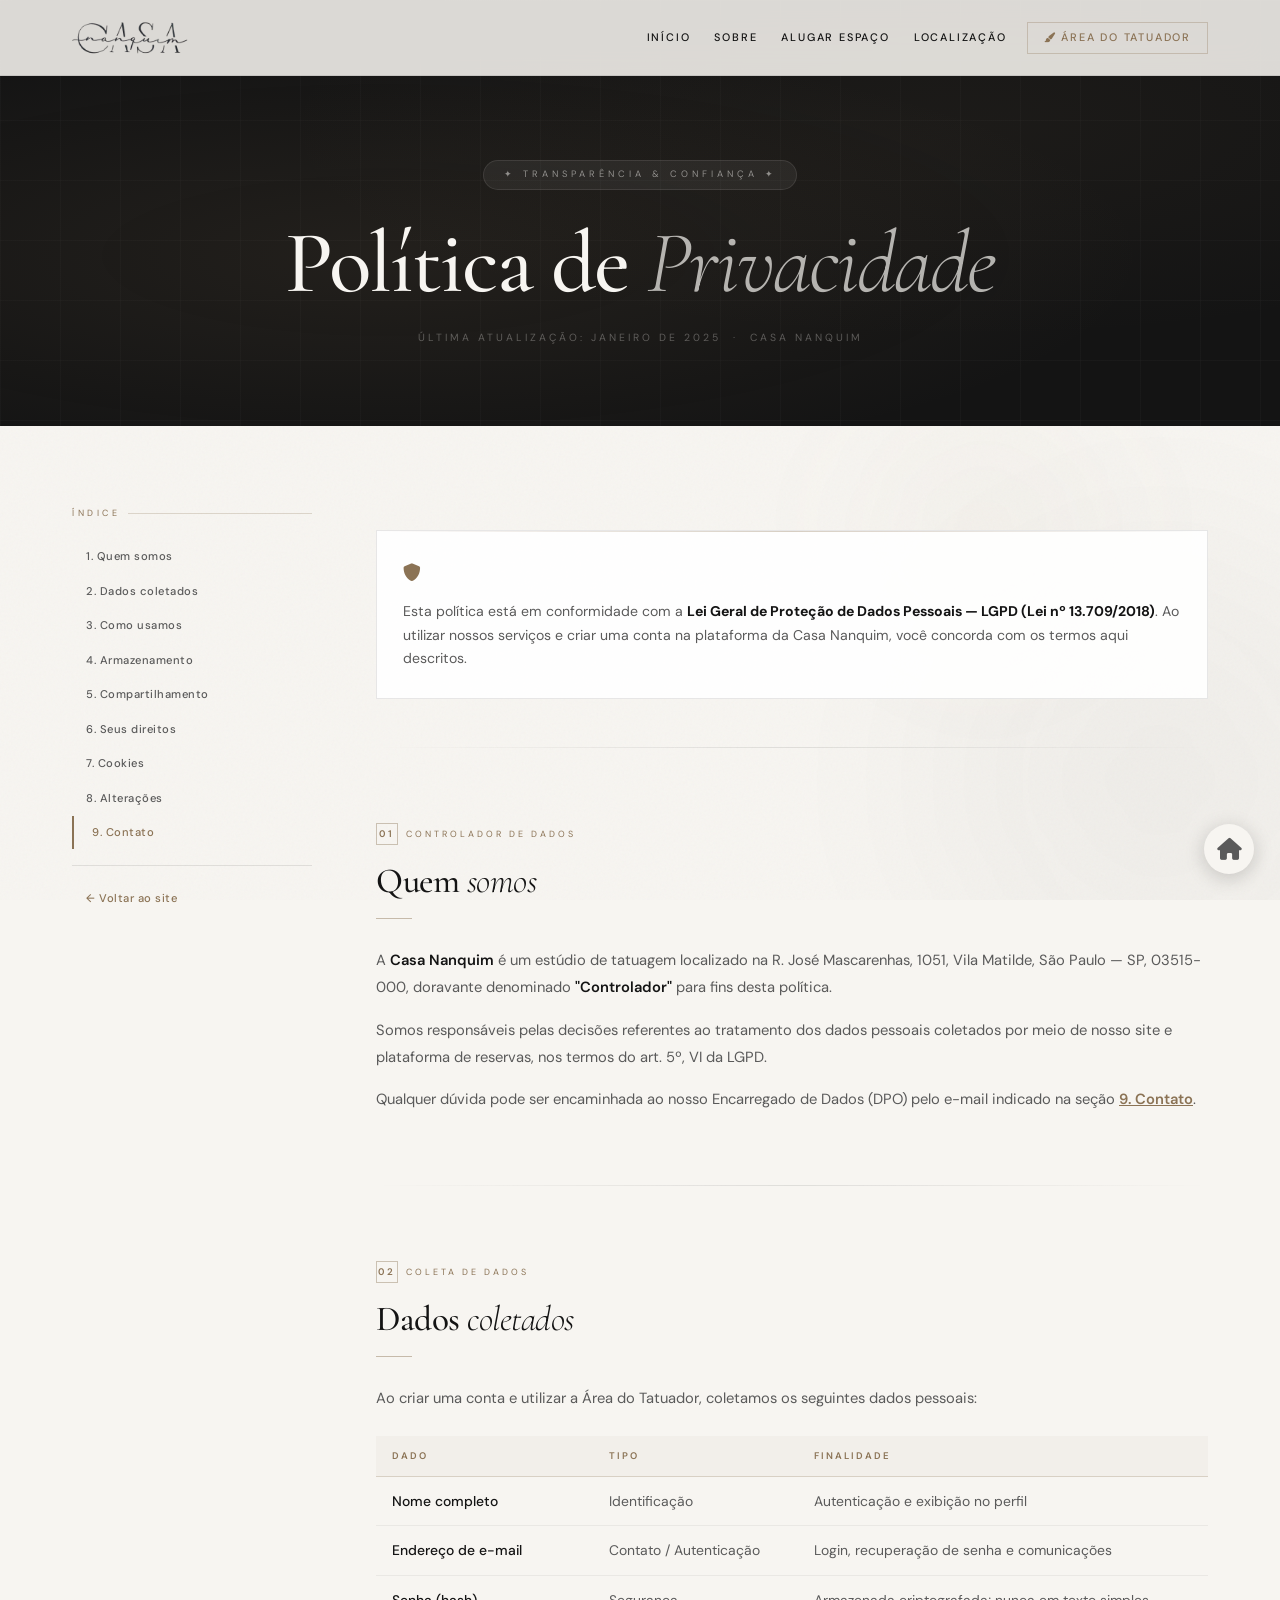
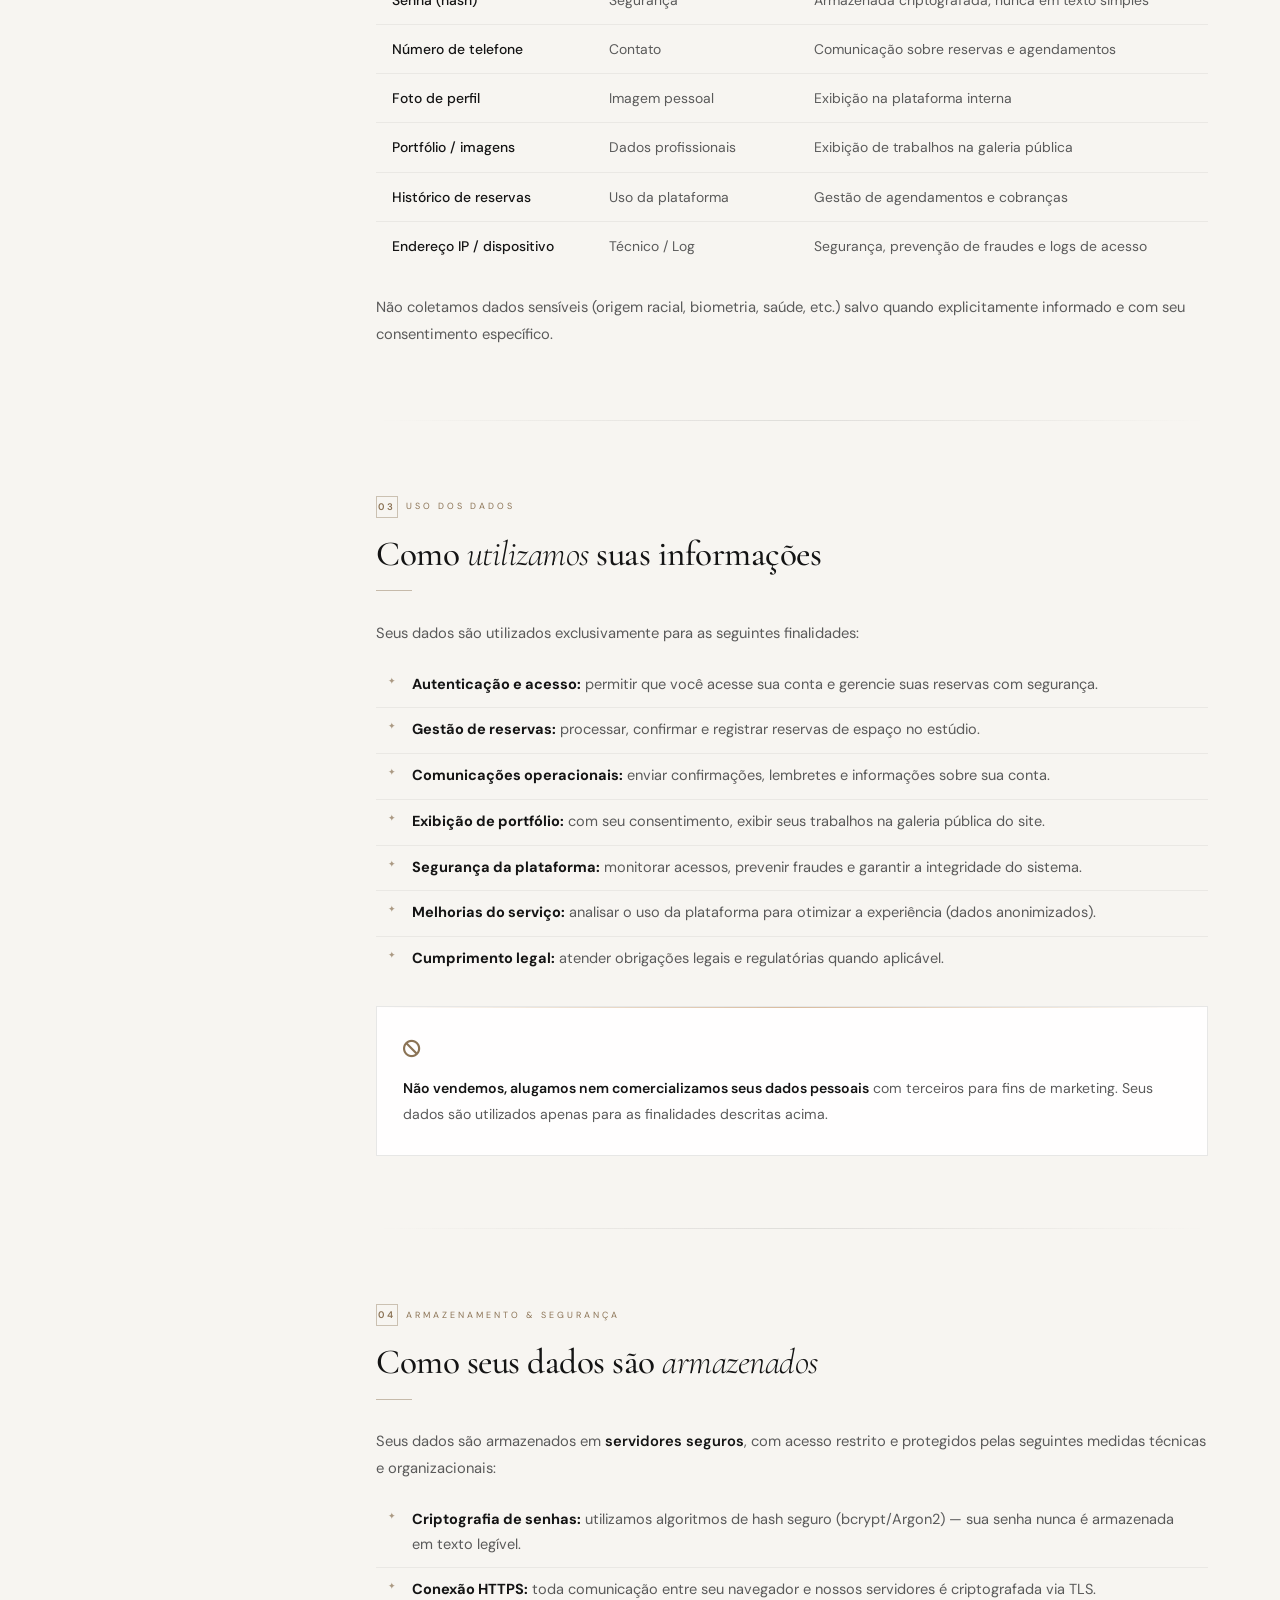
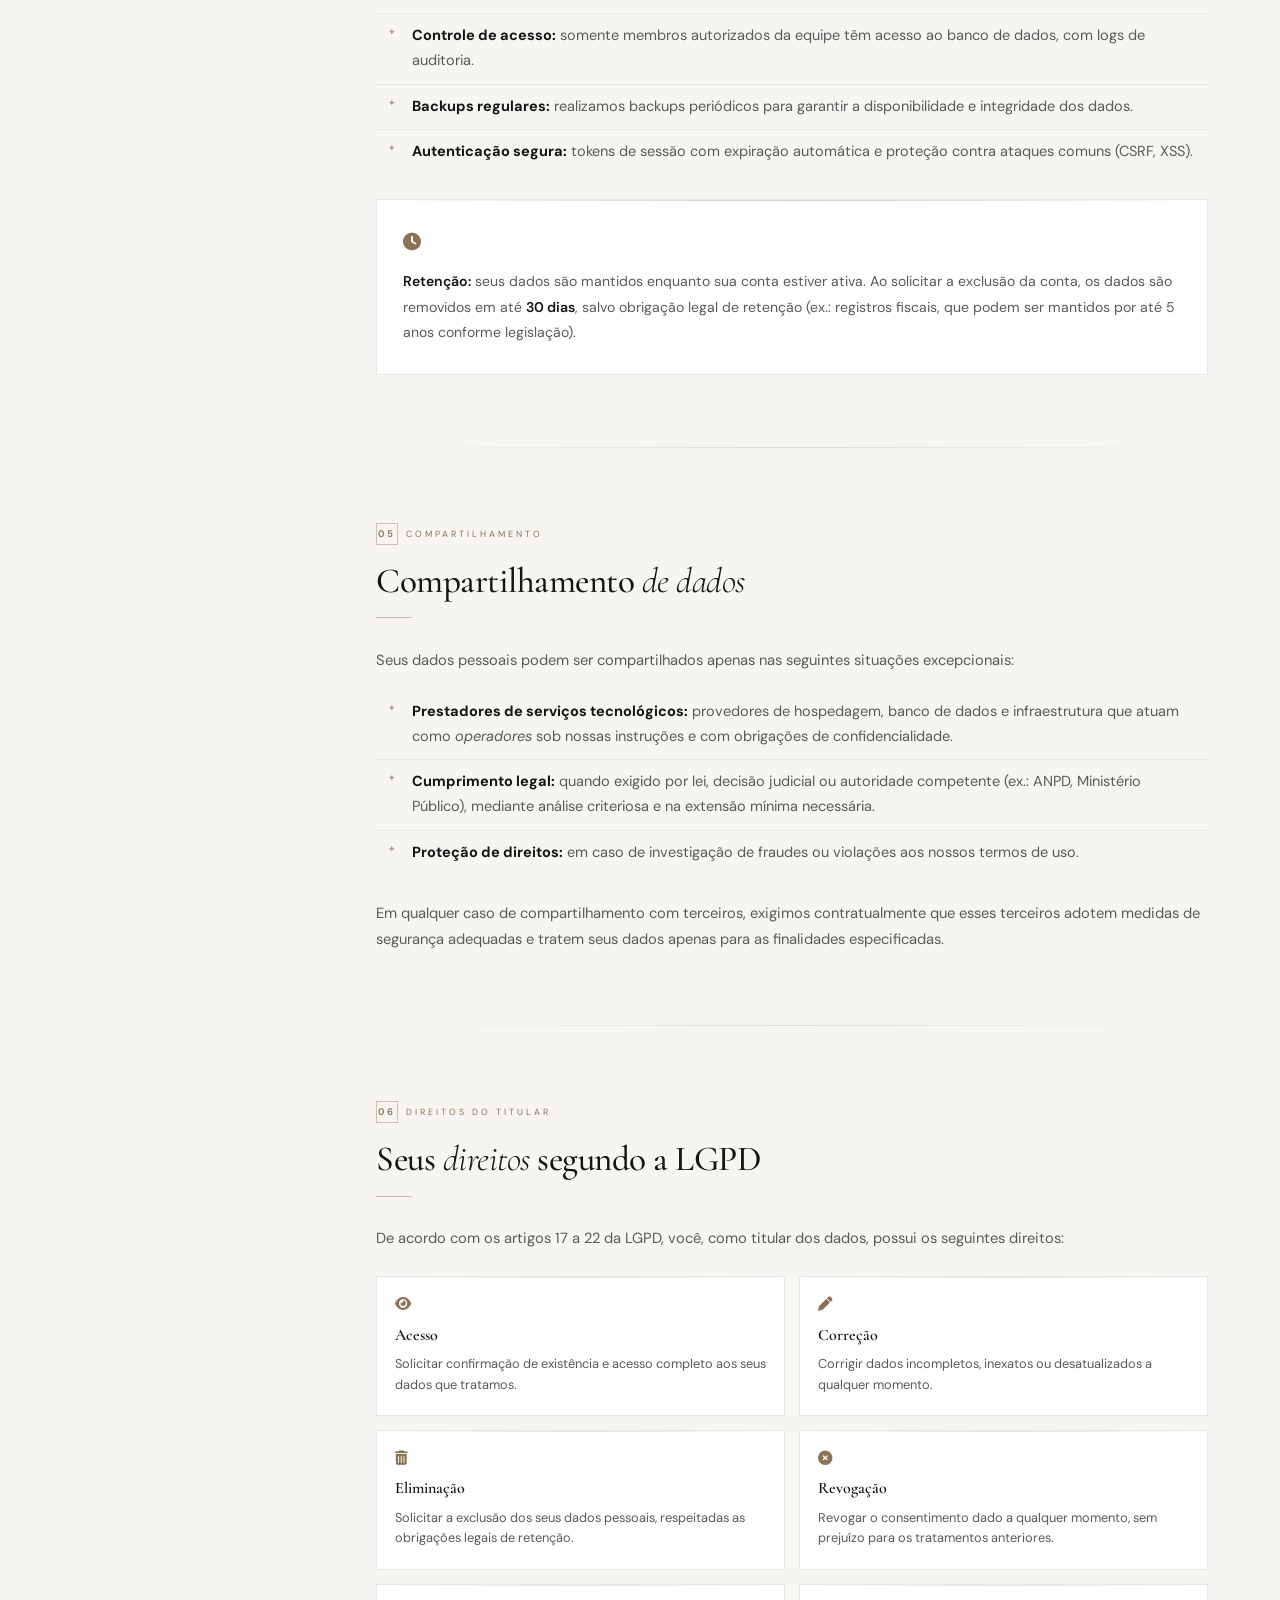
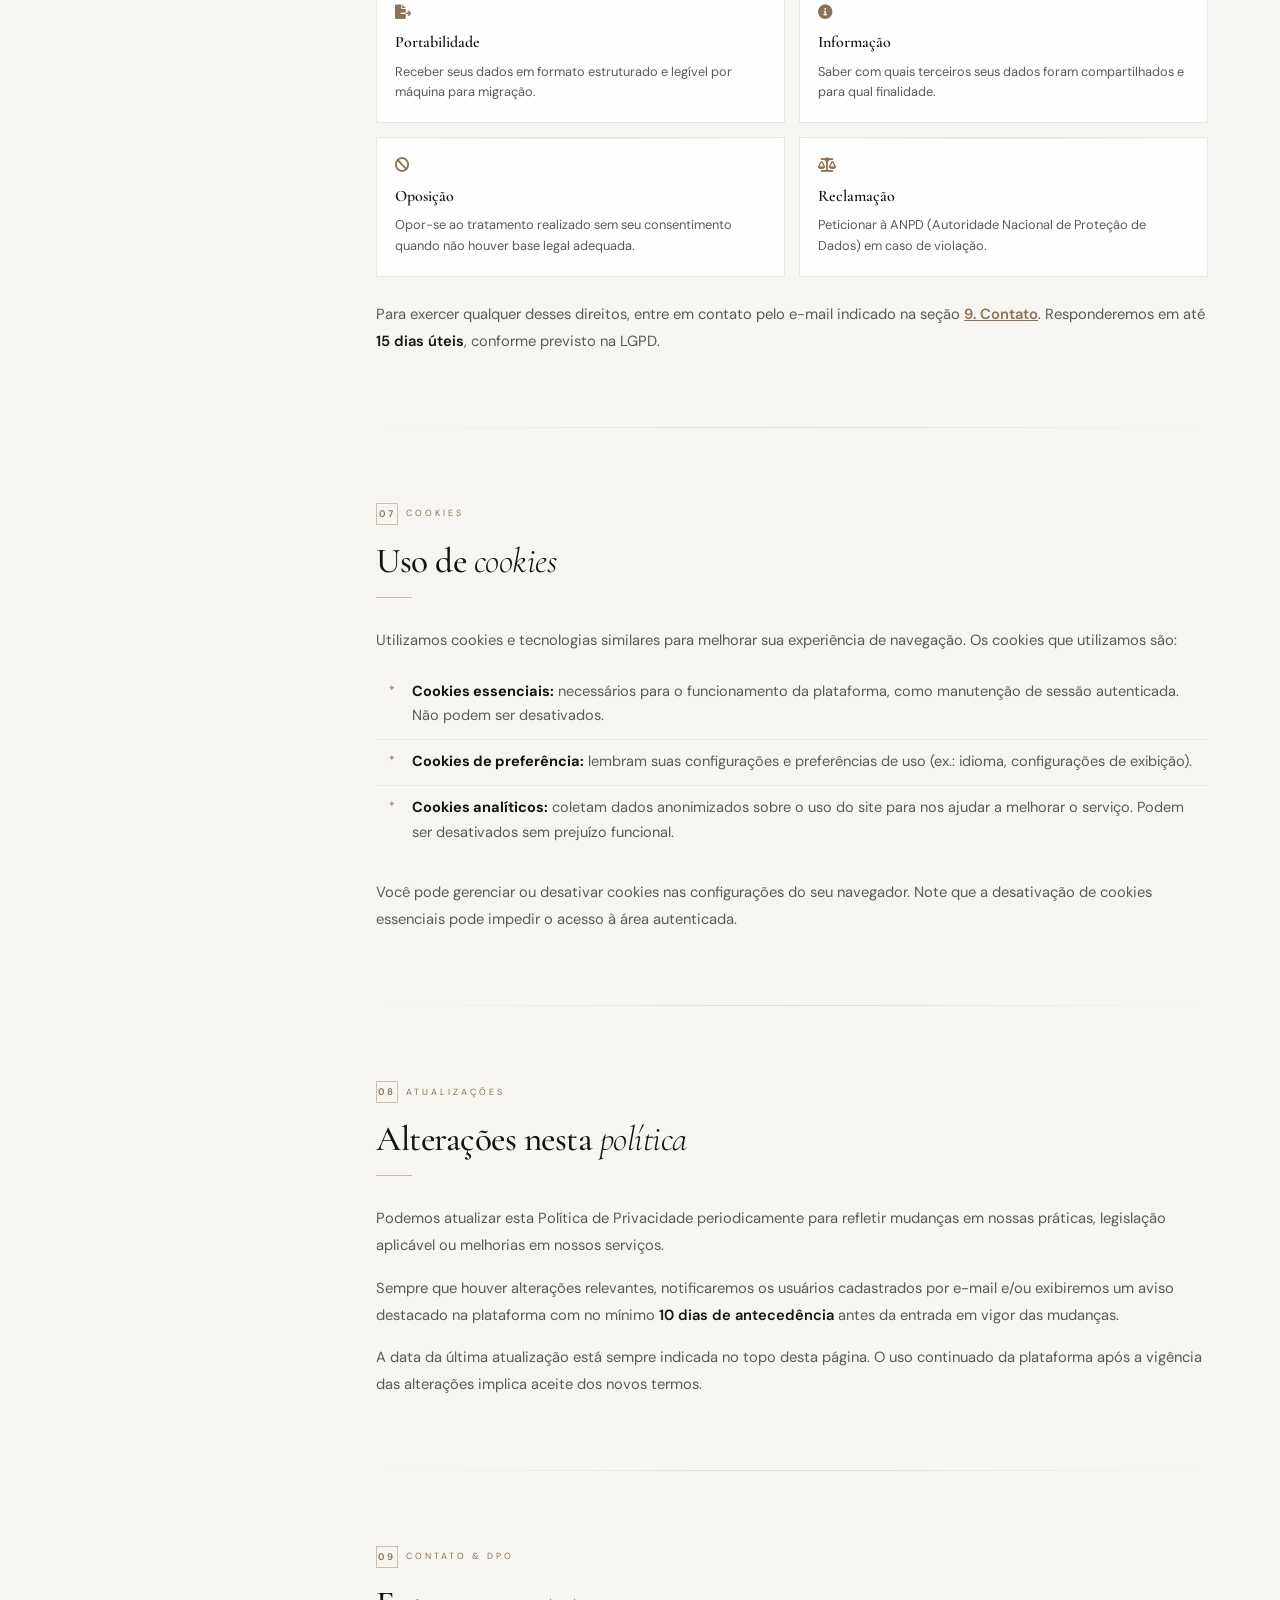
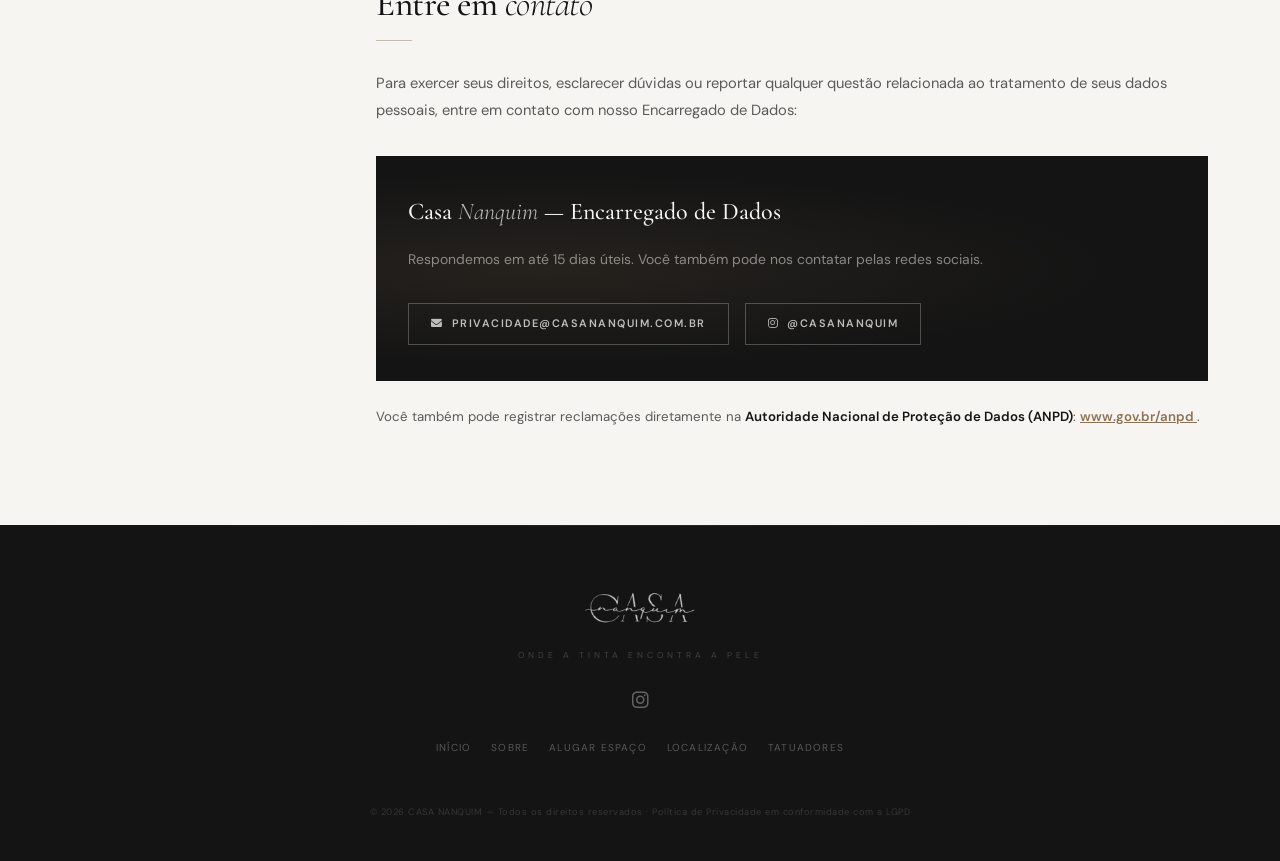
<file: privacidade.html>
<!DOCTYPE html>
<html lang="pt-BR">
<head>
  <meta charset="UTF-8">
  <meta name="viewport" content="width=device-width, initial-scale=1.0, user-scalable=yes">
  <meta name="description" content="Política de Privacidade — Casa Nanquim Estúdio de Tatuagem.">
  <meta name="theme-color" content="#f7f5f1">
  <title>Política de Privacidade | Casa Nanquim</title>

  <link rel="icon" type="image/png" href="img/favicon.png">
  <link href="https://fonts.googleapis.com/css2?family=Cormorant+Garamond:ital,wght@0,300;0,400;0,500;0,600;0,700;1,300;1,400;1,600&family=DM+Sans:opsz,wght@9..40,300;400;500;600&display=swap" rel="stylesheet">
  <link rel="stylesheet" href="https://cdnjs.cloudflare.com/ajax/libs/font-awesome/6.0.0-beta3/css/all.min.css">

  <style>
    /* ============================================================
       CASA NANQUIM — SISTEMA DE DESIGN (espelho do index.css)
    ============================================================ */
    :root {
      --paper:        #f7f5f1;
      --paper-warm:   #f0ede7;
      --ink:          #141414;
      --ink-mid:      #2a2a2a;
      --ink-light:    #5a5a5a;
      --ink-faint:    rgba(20,20,20,0.055);
      --ink-border:   rgba(20,20,20,0.10);
      --ink-border-h: rgba(20,20,20,0.22);
      --accent:       #8b7355;
      --font-d: 'Cormorant Garamond', serif;
      --font-b: 'DM Sans', sans-serif;
      --ease-out-expo: cubic-bezier(0.16, 1, 0.3, 1);
      --ease-inout:    cubic-bezier(0.4, 0, 0.2, 1);
      --ease-spring:   cubic-bezier(0.34, 1.56, 0.64, 1);
    }

    html { overflow-x: hidden; max-width: 100%; scroll-behavior: smooth; scroll-padding-top: 90px; }
    *, *::before, *::after { margin: 0; padding: 0; box-sizing: border-box; }

    body {
      background: var(--paper);
      color: var(--ink);
      font-family: var(--font-b);
      font-size: 15px; line-height: 1.65;
      overflow-x: hidden; max-width: 100%;
    }

    /* ===== TEXTURA DE PAPEL ===== */
    .paper-grain {
      position: fixed; inset: 0; pointer-events: none; z-index: 1; opacity: 0.035;
      background-image: url("data:image/svg+xml,%3Csvg viewBox='0 0 512 512' xmlns='http://www.w3.org/2000/svg'%3E%3Cfilter id='n'%3E%3CfeTurbulence type='fractalNoise' baseFrequency='0.75' numOctaves='4' stitchTiles='stitch'/%3E%3C/filter%3E%3Crect width='100%25' height='100%25' filter='url(%23n)'/%3E%3C/svg%3E");
    }

    /* ===== BLOBS DE TINTA ===== */
    .ink-canvas { position: fixed; inset: 0; pointer-events: none; z-index: 0; overflow: hidden; }
    .ink-blob {
      position: absolute; border-radius: 60% 40% 55% 45% / 48% 52% 48% 52%;
      filter: blur(50px); will-change: transform;
      animation: blobDrift var(--blob-dur, 30s) ease-in-out infinite;
    }
    .ink-blob:nth-child(1) { width:580px; height:580px; top:-180px; left:-180px; background:radial-gradient(ellipse,rgba(20,20,20,.065),transparent 70%); --blob-dur:35s; }
    .ink-blob:nth-child(2) { width:680px; height:680px; bottom:-220px; right:-220px; background:radial-gradient(ellipse,rgba(20,20,20,.045),transparent 70%); --blob-dur:42s; animation-delay:-12s; }
    .ink-blob:nth-child(3) { width:380px; height:380px; top:38%; left:62%; background:radial-gradient(ellipse,rgba(139,115,85,.04),transparent 70%); --blob-dur:28s; animation-delay:-7s; }
    @keyframes blobDrift {
      0%,100%{ transform:translate3d(0,0,0) scale(1); border-radius:60% 40% 55% 45%/48% 52% 48% 52%; }
      25%    { transform:translate3d(28px,-22px,0) scale(1.02); }
      50%    { transform:translate3d(-20px,18px,0) scale(.98); }
      75%    { transform:translate3d(16px,30px,0) scale(1.01); }
    }

    .content { position: relative; z-index: 10; }

    /* ===== NAVBAR ===== */
    .navbar {
      position: fixed; top: 0; width: 100%;
      background: rgba(247,245,241,.88);
      backdrop-filter: blur(18px) saturate(1.3);
      -webkit-backdrop-filter: blur(18px) saturate(1.3);
      padding: 1.1rem 0; z-index: 1001;
      border-bottom: 1px solid var(--ink-border);
      transition: padding .5s var(--ease-out-expo), background .5s var(--ease-out-expo), box-shadow .5s var(--ease-out-expo);
    }
    .navbar.scrolled { padding: .65rem 0; background: rgba(247,245,241,.97); box-shadow: 0 1px 24px rgba(20,20,20,.06); }
    .nav-container { max-width: 1200px; margin: 0 auto; padding: 0 2rem; display: flex; justify-content: space-between; align-items: center; }
    .logo { display: flex; align-items: center; gap: 10px; text-decoration: none; z-index: 1001; font-family: var(--font-d); font-size: 1.4rem; font-weight: 600; color: var(--ink); letter-spacing: -.5px; transition: opacity .3s; }
    .logo:hover { opacity: .72; }
    .logo img { height: 40px; width: auto; transition: height .5s var(--ease-out-expo); }
    .navbar.scrolled .logo img { height: 34px; }
    .nav-links { display: flex; gap: 0; list-style: none; align-items: center; }
    .nav-links a { color: var(--ink); text-decoration: none; font-size: .68rem; font-weight: 500; letter-spacing: 1.8px; text-transform: uppercase; padding: 6px 12px; display: block; position: relative; transition: opacity .25s; font-family: var(--font-b); }
    .nav-links a::after { content: ''; position: absolute; bottom: 0; left: 12px; right: 12px; height: 1px; background: var(--ink); transform: scaleX(0); transform-origin: right; transition: transform .35s var(--ease-out-expo); }
    .nav-links a:hover { opacity: .55; }
    .nav-links a:hover::after { transform: scaleX(1); transform-origin: left; }
    .nav-links .nav-cta a { border: 1px solid rgba(139,115,85,.3); margin-left: 8px; padding: 6px 16px; color: var(--accent); transition: all .35s var(--ease-out-expo); }
    .nav-links .nav-cta a::after { display: none; }
    .nav-links .nav-cta a:hover { background: var(--accent); color: var(--paper); border-color: var(--accent); opacity: 1; }
    .menu-toggle { display: none; background: none; border: none; color: var(--ink); font-size: 1rem; cursor: pointer; padding: 8px; z-index: 1001; }

    /* ===== HERO INTERNO ===== */
    .page-hero {
      padding: 160px 0 80px;
      background: var(--ink);
      text-align: center;
      position: relative;
      overflow: hidden;
    }
    .page-hero::before {
      content: '';
      position: absolute; inset: 0;
      background: radial-gradient(ellipse at 30% 60%, rgba(139,115,85,.12) 0%, transparent 60%),
                  radial-gradient(ellipse at 75% 30%, rgba(139,115,85,.07) 0%, transparent 50%);
    }
    /* grade decorativa de fundo */
    .page-hero::after {
      content: '';
      position: absolute; inset: 0;
      background-image:
        linear-gradient(rgba(247,245,241,.025) 1px, transparent 1px),
        linear-gradient(90deg, rgba(247,245,241,.025) 1px, transparent 1px);
      background-size: 60px 60px;
    }
    .page-hero-inner { position: relative; z-index: 2; }
    .page-hero-tag {
      display: inline-flex; align-items: center; gap: 7px;
      font-size: .58rem; letter-spacing: 4px; text-transform: uppercase;
      color: rgba(247,245,241,.5);
      background: rgba(247,245,241,.06);
      border: 1px solid rgba(247,245,241,.1);
      padding: .4rem 1.2rem; border-radius: 50px;
      margin-bottom: 1.8rem; font-family: var(--font-b);
      animation: heroReveal .9s var(--ease-out-expo) .2s both;
    }
    .page-hero h1 {
      font-family: var(--font-d);
      font-size: clamp(2.8rem, 7vw, 5.5rem);
      font-weight: 500; letter-spacing: -2px; line-height: 1;
      color: var(--paper); margin-bottom: 1.2rem;
      animation: heroReveal .9s var(--ease-out-expo) .4s both;
    }
    .page-hero h1 em { font-style: italic; font-weight: 300; opacity: .7; }
    .page-hero-meta {
      font-size: .65rem; letter-spacing: 3px; text-transform: uppercase;
      color: rgba(247,245,241,.3); margin-top: 1.4rem;
      animation: heroReveal .9s var(--ease-out-expo) .6s both;
      font-family: var(--font-b);
    }
    @keyframes heroReveal { from{ opacity:0; transform:translateY(18px); } to{ opacity:1; transform:translateY(0); } }

    /* ===== ÍNDICE LATERAL (TOC) ===== */
    .priv-layout {
      max-width: 1200px; margin: 0 auto; padding: 80px 2rem;
      display: grid;
      grid-template-columns: 240px 1fr;
      gap: 64px;
      align-items: start;
    }
    .toc {
      position: sticky; top: 96px;
    }
    .toc-label {
      font-size: .56rem; letter-spacing: 3.5px; text-transform: uppercase;
      color: var(--accent); margin-bottom: 1.2rem; font-family: var(--font-b);
      display: flex; align-items: center; gap: 8px;
    }
    .toc-label::after { content: ''; flex: 1; height: 1px; background: rgba(139,115,85,.25); }
    .toc ul { list-style: none; }
    .toc ul li { margin-bottom: 2px; }
    .toc ul li a {
      display: block;
      color: var(--ink-light); text-decoration: none;
      font-size: .7rem; font-weight: 500;
      letter-spacing: .5px;
      padding: 7px 12px;
      border-left: 2px solid transparent;
      transition: color .25s, border-color .25s, padding-left .25s var(--ease-out-expo);
      font-family: var(--font-b);
    }
    .toc ul li a:hover,
    .toc ul li a.active {
      color: var(--accent);
      border-left-color: var(--accent);
      padding-left: 18px;
    }
    .toc-divider { height: 1px; background: var(--ink-border); margin: 16px 0; }

    /* ===== CONTEÚDO ===== */
    .priv-content { min-width: 0; }

    .priv-section { margin-bottom: 72px; scroll-margin-top: 96px; }
    .priv-section:last-child { margin-bottom: 0; }

    .section-badge {
      display: inline-flex; align-items: center; gap: 8px;
      font-size: .56rem; letter-spacing: 3px; text-transform: uppercase;
      color: var(--accent); margin-bottom: 1rem; font-family: var(--font-b);
    }
    .section-badge .badge-num {
      width: 22px; height: 22px; border: 1px solid rgba(139,115,85,.4);
      display: flex; align-items: center; justify-content: center;
      font-size: .6rem; font-weight: 600;
    }

    .priv-section h2 {
      font-family: var(--font-d);
      font-size: clamp(1.6rem, 3vw, 2.2rem);
      font-weight: 500; letter-spacing: -.5px;
      color: var(--ink); margin-bottom: 1rem; line-height: 1.15;
    }
    .priv-section h2 em { font-style: italic; font-weight: 300; }
    .ink-divider { width: 36px; height: 1px; background: var(--accent); opacity: .45; margin-bottom: 1.8rem; }

    .priv-section p {
      color: var(--ink-light); line-height: 1.82;
      margin-bottom: 16px; font-size: .92rem;
    }
    .priv-section p strong { color: var(--ink); font-weight: 600; }

    /* lista estilizada */
    .priv-list { list-style: none; margin: 16px 0 24px; }
    .priv-list li {
      position: relative; padding: 10px 14px 10px 36px;
      color: var(--ink-light); font-size: .91rem; line-height: 1.7;
      border-bottom: 1px solid var(--ink-faint);
    }
    .priv-list li:last-child { border-bottom: none; }
    .priv-list li::before {
      content: '✦';
      position: absolute; left: 12px; top: 11px;
      color: var(--accent); font-size: .55rem; opacity: .7;
    }
    .priv-list li strong { color: var(--ink); }

    /* card de destaque */
    .highlight-card {
      background: rgba(255,255,255,.9);
      border: 1px solid var(--ink-border);
      padding: 28px 26px;
      margin: 24px 0;
      position: relative; overflow: hidden;
    }
    .highlight-card::before {
      content: ''; position: absolute; top: 0; left: 0; right: 0; height: 1px;
      background: linear-gradient(90deg, transparent, rgba(139,115,85,.35), transparent);
    }
    .highlight-card.warn::before {
      background: linear-gradient(90deg, transparent, rgba(180,120,60,.5), transparent);
    }
    .highlight-card .card-icon { font-size: 1.1rem; color: var(--accent); margin-bottom: 12px; display: block; }
    .highlight-card p { font-size: .88rem; color: var(--ink-light); margin-bottom: 0; }
    .highlight-card p strong { color: var(--ink); }

    /* tabela de dados */
    .data-table { width: 100%; border-collapse: collapse; margin: 24px 0; }
    .data-table thead th {
      font-size: .6rem; letter-spacing: 2px; text-transform: uppercase;
      color: var(--accent); font-family: var(--font-b); font-weight: 600;
      padding: 12px 16px; text-align: left;
      border-bottom: 1px solid rgba(139,115,85,.25);
      background: rgba(139,115,85,.04);
    }
    .data-table tbody td {
      padding: 13px 16px; font-size: .87rem; color: var(--ink-light);
      border-bottom: 1px solid var(--ink-faint); vertical-align: top;
      line-height: 1.6;
    }
    .data-table tbody td:first-child { color: var(--ink); font-weight: 500; }
    .data-table tbody tr:last-child td { border-bottom: none; }
    .data-table tbody tr:hover td { background: rgba(247,245,241,.6); }

    /* badge de direito */
    .rights-grid {
      display: grid;
      grid-template-columns: repeat(2, 1fr);
      gap: 14px;
      margin: 24px 0;
    }
    .right-item {
      background: rgba(255,255,255,.9);
      border: 1px solid var(--ink-border);
      padding: 20px 18px;
      position: relative;
      transition: border-color .3s, transform .3s var(--ease-out-expo);
    }
    .right-item::before {
      content: ''; position: absolute; top: 0; left: 0; right: 0; height: 1px;
      background: linear-gradient(90deg, transparent, rgba(139,115,85,.2), transparent);
    }
    .right-item:hover { border-color: var(--ink-border-h); transform: translateY(-2px); }
    .right-item i { color: var(--accent); font-size: .9rem; margin-bottom: 10px; display: block; }
    .right-item h4 { font-family: var(--font-d); font-size: 1rem; font-weight: 600; color: var(--ink); margin-bottom: 6px; }
    .right-item p { font-size: .8rem; color: var(--ink-light); margin: 0; line-height: 1.6; }

    /* contato destaque */
    .contact-box {
      background: var(--ink); color: var(--paper);
      padding: 36px 32px;
      position: relative; overflow: hidden;
      margin-top: 32px;
    }
    .contact-box::before {
      content: ''; position: absolute; inset: 0;
      background: radial-gradient(ellipse at 20% 50%, rgba(139,115,85,.15), transparent 60%);
    }
    .contact-box h3 {
      font-family: var(--font-d); font-size: 1.5rem; font-weight: 500;
      color: var(--paper); margin-bottom: 1rem; position: relative; z-index: 1;
    }
    .contact-box h3 em { font-style: italic; font-weight: 300; opacity: .75; }
    .contact-box p { font-size: .87rem; color: rgba(247,245,241,.5); margin-bottom: 20px; position: relative; z-index: 1; }
    .contact-box a {
      display: inline-flex; align-items: center; gap: 8px;
      background: transparent; border: 1px solid rgba(247,245,241,.25);
      color: rgba(247,245,241,.75); padding: 11px 22px;
      font-size: .68rem; font-weight: 600; letter-spacing: 1.5px;
      text-transform: uppercase; text-decoration: none; font-family: var(--font-b);
      transition: all .3s var(--ease-inout); position: relative; z-index: 1;
    }
    .contact-box a:hover { background: rgba(247,245,241,.08); color: var(--paper); border-color: rgba(247,245,241,.45); }

    /* separador de seção */
    .section-sep { height: 1px; background: linear-gradient(90deg, transparent, var(--ink-border), transparent); margin-bottom: 72px; }

    /* ===== REVEAL ===== */
    .reveal { opacity:0; transform:translateY(24px); transition:opacity .8s var(--ease-out-expo), transform .8s var(--ease-out-expo); }
    .reveal.visible { opacity:1; transform:translateY(0); }
    .reveal-left  { opacity:0; transform:translateX(-24px); transition:opacity .8s var(--ease-out-expo), transform .8s var(--ease-out-expo); }
    .reveal-left.visible  { opacity:1; transform:translateX(0); }

    /* ===== FOOTER ===== */
    .footer {
      background: var(--ink); color: rgba(247,245,241,.45);
      padding: 4rem 0 2.5rem; position: relative; z-index: 10;
    }
    .footer::before { content: ''; position: absolute; top: 0; left: 0; right: 0; height: 1px; background: linear-gradient(90deg,transparent,rgba(247,245,241,.08),transparent); }
    .footer-inner { max-width: 1200px; margin: 0 auto; padding: 0 2rem; display: flex; flex-direction: column; align-items: center; }
    .footer-brand img { height: 38px; filter: brightness(0) invert(1); opacity: .8; margin-bottom: 14px; }
    .footer-tagline { font-size: .54rem; letter-spacing: 4px; text-transform: uppercase; color: rgba(247,245,241,.2); margin-bottom: 1.4rem; }
    .footer-social a { color: rgba(247,245,241,.35); font-size: 1.2rem; text-decoration: none; margin: 0 6px; transition: color .3s; }
    .footer-social a:hover { color: var(--paper); }
    .footer-social { margin-bottom: 1.2rem; }
    .footer-links { display: flex; flex-wrap: wrap; gap: 0; justify-content: center; margin-bottom: 1.2rem; }
    .footer-links a { color: rgba(247,245,241,.3); text-decoration: none; font-size: .63rem; letter-spacing: 1.2px; text-transform: uppercase; margin: 4px 10px; transition: color .3s; }
    .footer-links a:hover { color: var(--paper); }
    .footer-copy { font-size: .58rem; color: rgba(247,245,241,.15); margin-top: 1.6rem; letter-spacing: .5px; }

    /* ===== FLOAT HOME ===== */
    .float-home {
      position: fixed; bottom: 26px; right: 26px; color: #5a5a5a;
      width: 50px; height: 50px; border-radius: 50%;
      display: flex; align-items: center; justify-content: center;
      font-size: 22px; z-index: 1000; text-decoration: none;
      box-shadow: 0 4px 20px rgba(0,0,0,.18);
      transition: transform .4s var(--ease-spring), box-shadow .4s, color .3s;
      background: var(--paper);
    }
    .float-home:hover { transform: scale(1.12) rotate(-5deg); color: var(--accent); box-shadow: 0 8px 28px rgba(0,0,0,.25); }

    /* scrollbar */
    ::-webkit-scrollbar { width: 5px; }
    ::-webkit-scrollbar-track { background: var(--paper-warm); }
    ::-webkit-scrollbar-thumb { background: rgba(20,20,20,.2); border-radius: 4px; }
    ::selection { background: rgba(139,115,85,.15); }

    /* ===== RESPONSIVE ===== */
    @media (max-width: 1024px) {
      .priv-layout { grid-template-columns: 200px 1fr; gap: 40px; }
    }

    @media (max-width: 768px) {
      html, body { overflow-x: hidden; }
      .ink-canvas, .paper-grain { display: none; }
      .navbar { backdrop-filter: none; background: rgba(247,245,241,.97); }
      .menu-toggle { display: block; }
      .nav-links {
        position: fixed; top: 0; right: -100%;
        width: 70%; max-width: 280px; height: 100vh;
        background: var(--paper); flex-direction: column;
        justify-content: center; align-items: center;
        gap: 1.8rem; transition: right .3s ease; z-index: 1000;
        box-shadow: -6px 0 24px rgba(20,20,20,.1);
        border-left: 1px solid var(--ink-border);
      }
      .nav-links.active { right: 0; }
      .nav-links a { font-size: .9rem; }
      .nav-links .nav-cta { margin-left: 0; }
      .nav-links .nav-cta a { border: none; margin-left: 0; }
      .priv-layout { grid-template-columns: 1fr; gap: 0; padding: 48px 1.2rem 64px; }
      .toc { display: none; }
      .page-hero { padding: 120px 1.2rem 60px; }
      .rights-grid { grid-template-columns: 1fr; }
      .data-table { font-size: .82rem; }
      .data-table thead th, .data-table tbody td { padding: 10px 12px; }
      .contact-box { padding: 28px 22px; }
    }

    @media (max-width: 480px) {
      .page-hero h1 { font-size: 2.4rem; }
      .priv-section h2 { font-size: 1.5rem; }
      .highlight-card { padding: 20px 16px; }
    }
  </style>
</head>
<body>

<div class="ink-canvas" aria-hidden="true">
  <div class="ink-blob"></div>
  <div class="ink-blob"></div>
  <div class="ink-blob"></div>
</div>
<div class="paper-grain" aria-hidden="true"></div>

<a href="index.html" class="float-home" aria-label="Voltar ao site">
  <i class="fas fa-home" aria-hidden="true"></i>
</a>

<div class="content">

  <!-- NAVBAR -->
  <nav class="navbar" id="navbar">
    <div class="nav-container">
      <a href="index.html" class="logo">
        <img src="img/logooficial.png" alt="Casa Nanquim"
             onerror="this.outerHTML='<span style=&quot;font-family:Cormorant Garamond,serif;font-size:1.4rem;font-weight:600;letter-spacing:-.5px;&quot;>Casa Nanquim</span>'">
      </a>
      <button class="menu-toggle" id="menuToggle" aria-label="Abrir menu">
        <i class="fas fa-bars"></i>
      </button>
      <ul class="nav-links" id="navLinks">
        <li><a href="index.html#inicio"      onclick="fecharMenu()">Início</a></li>
        <li><a href="index.html#sobre"       onclick="fecharMenu()">Sobre</a></li>
        <li><a href="index.html#alugar"      onclick="fecharMenu()">Alugar Espaço</a></li>
        <li><a href="index.html#localizacao" onclick="fecharMenu()">Localização</a></li>
        <li class="nav-cta"><a href="login-tatuador.html" onclick="fecharMenu()">
          <i class="fas fa-paint-brush" style="font-size:.62rem;" aria-hidden="true"></i> Área do Tatuador
        </a></li>
      </ul>
    </div>
  </nav>

  <!-- HERO DA PÁGINA -->
  <section class="page-hero">
    <div class="page-hero-inner">
      <div class="page-hero-tag">✦ Transparência &amp; Confiança ✦</div>
      <h1>Política de <em>Privacidade</em></h1>
      <div class="page-hero-meta">Última atualização: Janeiro de 2025 &nbsp;·&nbsp; Casa Nanquim</div>
    </div>
  </section>

  <!-- LAYOUT PRINCIPAL -->
  <div class="priv-layout">

    <!-- ÍNDICE LATERAL -->
    <aside class="toc" aria-label="Índice da política">
      <div class="toc-label">Índice</div>
      <ul id="tocList">
        <li><a href="#s1">1. Quem somos</a></li>
        <li><a href="#s2">2. Dados coletados</a></li>
        <li><a href="#s3">3. Como usamos</a></li>
        <li><a href="#s4">4. Armazenamento</a></li>
        <li><a href="#s5">5. Compartilhamento</a></li>
        <li><a href="#s6">6. Seus direitos</a></li>
        <li><a href="#s7">7. Cookies</a></li>
        <li><a href="#s8">8. Alterações</a></li>
        <li><a href="#s9">9. Contato</a></li>
      </ul>
      <div class="toc-divider"></div>
      <ul>
        <li><a href="index.html" style="color:var(--accent);">← Voltar ao site</a></li>
      </ul>
    </aside>

    <!-- CONTEÚDO -->
    <main class="priv-content" id="privContent">

      <!-- AVISO LGPD -->
      <div class="highlight-card reveal">
        <span class="card-icon"><i class="fas fa-shield-alt" aria-hidden="true"></i></span>
        <p>
          Esta política está em conformidade com a <strong>Lei Geral de Proteção de Dados Pessoais — LGPD (Lei nº 13.709/2018)</strong>.
          Ao utilizar nossos serviços e criar uma conta na plataforma da Casa Nanquim, você concorda com os termos aqui descritos.
        </p>
      </div>

      <!-- 1. QUEM SOMOS -->
      <div class="section-sep" style="margin-top:48px;"></div>

      <section class="priv-section reveal" id="s1">
        <div class="section-badge"><span class="badge-num">01</span> Controlador de dados</div>
        <h2>Quem <em>somos</em></h2>
        <div class="ink-divider"></div>
        <p>
          A <strong>Casa Nanquim</strong> é um estúdio de tatuagem localizado na R. José Mascarenhas, 1051, Vila Matilde,
          São Paulo — SP, 03515-000, doravante denominado <strong>"Controlador"</strong> para fins desta política.
        </p>
        <p>
          Somos responsáveis pelas decisões referentes ao tratamento dos dados pessoais coletados por meio de nosso
          site e plataforma de reservas, nos termos do art. 5º, VI da LGPD.
        </p>
        <p>
          Qualquer dúvida pode ser encaminhada ao nosso Encarregado de Dados (DPO) pelo e-mail indicado na seção
          <a href="#s9" style="color:var(--accent);font-weight:600;">9. Contato</a>.
        </p>
      </section>

      <!-- 2. DADOS COLETADOS -->
      <div class="section-sep"></div>

      <section class="priv-section reveal" id="s2">
        <div class="section-badge"><span class="badge-num">02</span> Coleta de dados</div>
        <h2>Dados <em>coletados</em></h2>
        <div class="ink-divider"></div>
        <p>
          Ao criar uma conta e utilizar a Área do Tatuador, coletamos os seguintes dados pessoais:
        </p>

        <table class="data-table" aria-label="Dados pessoais coletados">
          <thead>
            <tr>
              <th>Dado</th>
              <th>Tipo</th>
              <th>Finalidade</th>
            </tr>
          </thead>
          <tbody>
            <tr>
              <td>Nome completo</td>
              <td>Identificação</td>
              <td>Autenticação e exibição no perfil</td>
            </tr>
            <tr>
              <td>Endereço de e-mail</td>
              <td>Contato / Autenticação</td>
              <td>Login, recuperação de senha e comunicações</td>
            </tr>
            <tr>
              <td>Senha (hash)</td>
              <td>Segurança</td>
              <td>Armazenada criptografada; nunca em texto simples</td>
            </tr>
            <tr>
              <td>Número de telefone</td>
              <td>Contato</td>
              <td>Comunicação sobre reservas e agendamentos</td>
            </tr>
            <tr>
              <td>Foto de perfil</td>
              <td>Imagem pessoal</td>
              <td>Exibição na plataforma interna</td>
            </tr>
            <tr>
              <td>Portfólio / imagens</td>
              <td>Dados profissionais</td>
              <td>Exibição de trabalhos na galeria pública</td>
            </tr>
            <tr>
              <td>Histórico de reservas</td>
              <td>Uso da plataforma</td>
              <td>Gestão de agendamentos e cobranças</td>
            </tr>
            <tr>
              <td>Endereço IP / dispositivo</td>
              <td>Técnico / Log</td>
              <td>Segurança, prevenção de fraudes e logs de acesso</td>
            </tr>
          </tbody>
        </table>

        <p>
          Não coletamos dados sensíveis (origem racial, biometria, saúde, etc.) salvo quando
          explicitamente informado e com seu consentimento específico.
        </p>
      </section>

      <!-- 3. COMO USAMOS -->
      <div class="section-sep"></div>

      <section class="priv-section reveal" id="s3">
        <div class="section-badge"><span class="badge-num">03</span> Uso dos dados</div>
        <h2>Como <em>utilizamos</em> suas informações</h2>
        <div class="ink-divider"></div>
        <p>Seus dados são utilizados exclusivamente para as seguintes finalidades:</p>
        <ul class="priv-list">
          <li><strong>Autenticação e acesso:</strong> permitir que você acesse sua conta e gerencie suas reservas com segurança.</li>
          <li><strong>Gestão de reservas:</strong> processar, confirmar e registrar reservas de espaço no estúdio.</li>
          <li><strong>Comunicações operacionais:</strong> enviar confirmações, lembretes e informações sobre sua conta.</li>
          <li><strong>Exibição de portfólio:</strong> com seu consentimento, exibir seus trabalhos na galeria pública do site.</li>
          <li><strong>Segurança da plataforma:</strong> monitorar acessos, prevenir fraudes e garantir a integridade do sistema.</li>
          <li><strong>Melhorias do serviço:</strong> analisar o uso da plataforma para otimizar a experiência (dados anonimizados).</li>
          <li><strong>Cumprimento legal:</strong> atender obrigações legais e regulatórias quando aplicável.</li>
        </ul>
        <div class="highlight-card warn">
          <span class="card-icon"><i class="fas fa-ban" aria-hidden="true"></i></span>
          <p>
            <strong>Não vendemos, alugamos nem comercializamos seus dados pessoais</strong> com terceiros
            para fins de marketing. Seus dados são utilizados apenas para as finalidades descritas acima.
          </p>
        </div>
      </section>

      <!-- 4. ARMAZENAMENTO -->
      <div class="section-sep"></div>

      <section class="priv-section reveal" id="s4">
        <div class="section-badge"><span class="badge-num">04</span> Armazenamento &amp; Segurança</div>
        <h2>Como seus dados são <em>armazenados</em></h2>
        <div class="ink-divider"></div>
        <p>
          Seus dados são armazenados em <strong>servidores seguros</strong>, com acesso restrito e protegidos
          pelas seguintes medidas técnicas e organizacionais:
        </p>
        <ul class="priv-list">
          <li><strong>Criptografia de senhas:</strong> utilizamos algoritmos de hash seguro (bcrypt/Argon2) — sua senha nunca é armazenada em texto legível.</li>
          <li><strong>Conexão HTTPS:</strong> toda comunicação entre seu navegador e nossos servidores é criptografada via TLS.</li>
          <li><strong>Controle de acesso:</strong> somente membros autorizados da equipe têm acesso ao banco de dados, com logs de auditoria.</li>
          <li><strong>Backups regulares:</strong> realizamos backups periódicos para garantir a disponibilidade e integridade dos dados.</li>
          <li><strong>Autenticação segura:</strong> tokens de sessão com expiração automática e proteção contra ataques comuns (CSRF, XSS).</li>
        </ul>

        <div class="highlight-card">
          <span class="card-icon"><i class="fas fa-clock" aria-hidden="true"></i></span>
          <p>
            <strong>Retenção:</strong> seus dados são mantidos enquanto sua conta estiver ativa. Ao solicitar a exclusão da conta,
            os dados são removidos em até <strong>30 dias</strong>, salvo obrigação legal de retenção (ex.: registros fiscais,
            que podem ser mantidos por até 5 anos conforme legislação).
          </p>
        </div>
      </section>

      <!-- 5. COMPARTILHAMENTO -->
      <div class="section-sep"></div>

      <section class="priv-section reveal" id="s5">
        <div class="section-badge"><span class="badge-num">05</span> Compartilhamento</div>
        <h2>Compartilhamento <em>de dados</em></h2>
        <div class="ink-divider"></div>
        <p>
          Seus dados pessoais podem ser compartilhados apenas nas seguintes situações excepcionais:
        </p>
        <ul class="priv-list">
          <li>
            <strong>Prestadores de serviços tecnológicos:</strong> provedores de hospedagem, banco de dados e infraestrutura que
            atuam como <em>operadores</em> sob nossas instruções e com obrigações de confidencialidade.
          </li>
          <li>
            <strong>Cumprimento legal:</strong> quando exigido por lei, decisão judicial ou autoridade competente (ex.: ANPD,
            Ministério Público), mediante análise criteriosa e na extensão mínima necessária.
          </li>
          <li>
            <strong>Proteção de direitos:</strong> em caso de investigação de fraudes ou violações aos nossos termos de uso.
          </li>
        </ul>
        <p>
          Em qualquer caso de compartilhamento com terceiros, exigimos contratualmente que esses terceiros
          adotem medidas de segurança adequadas e tratem seus dados apenas para as finalidades especificadas.
        </p>
      </section>

      <!-- 6. SEUS DIREITOS -->
      <div class="section-sep"></div>

      <section class="priv-section reveal" id="s6">
        <div class="section-badge"><span class="badge-num">06</span> Direitos do titular</div>
        <h2>Seus <em>direitos</em> segundo a LGPD</h2>
        <div class="ink-divider"></div>
        <p>
          De acordo com os artigos 17 a 22 da LGPD, você, como titular dos dados, possui os seguintes direitos:
        </p>

        <div class="rights-grid">
          <div class="right-item">
            <i class="fas fa-eye" aria-hidden="true"></i>
            <h4>Acesso</h4>
            <p>Solicitar confirmação de existência e acesso completo aos seus dados que tratamos.</p>
          </div>
          <div class="right-item">
            <i class="fas fa-pen" aria-hidden="true"></i>
            <h4>Correção</h4>
            <p>Corrigir dados incompletos, inexatos ou desatualizados a qualquer momento.</p>
          </div>
          <div class="right-item">
            <i class="fas fa-trash-alt" aria-hidden="true"></i>
            <h4>Eliminação</h4>
            <p>Solicitar a exclusão dos seus dados pessoais, respeitadas as obrigações legais de retenção.</p>
          </div>
          <div class="right-item">
            <i class="fas fa-times-circle" aria-hidden="true"></i>
            <h4>Revogação</h4>
            <p>Revogar o consentimento dado a qualquer momento, sem prejuízo para os tratamentos anteriores.</p>
          </div>
          <div class="right-item">
            <i class="fas fa-file-export" aria-hidden="true"></i>
            <h4>Portabilidade</h4>
            <p>Receber seus dados em formato estruturado e legível por máquina para migração.</p>
          </div>
          <div class="right-item">
            <i class="fas fa-info-circle" aria-hidden="true"></i>
            <h4>Informação</h4>
            <p>Saber com quais terceiros seus dados foram compartilhados e para qual finalidade.</p>
          </div>
          <div class="right-item">
            <i class="fas fa-ban" aria-hidden="true"></i>
            <h4>Oposição</h4>
            <p>Opor-se ao tratamento realizado sem seu consentimento quando não houver base legal adequada.</p>
          </div>
          <div class="right-item">
            <i class="fas fa-balance-scale" aria-hidden="true"></i>
            <h4>Reclamação</h4>
            <p>Peticionar à ANPD (Autoridade Nacional de Proteção de Dados) em caso de violação.</p>
          </div>
        </div>

        <p style="margin-top:16px;">
          Para exercer qualquer desses direitos, entre em contato pelo e-mail indicado na seção
          <a href="#s9" style="color:var(--accent);font-weight:600;">9. Contato</a>.
          Responderemos em até <strong>15 dias úteis</strong>, conforme previsto na LGPD.
        </p>
      </section>

      <!-- 7. COOKIES -->
      <div class="section-sep"></div>

      <section class="priv-section reveal" id="s7">
        <div class="section-badge"><span class="badge-num">07</span> Cookies</div>
        <h2>Uso de <em>cookies</em></h2>
        <div class="ink-divider"></div>
        <p>
          Utilizamos cookies e tecnologias similares para melhorar sua experiência de navegação.
          Os cookies que utilizamos são:
        </p>
        <ul class="priv-list">
          <li>
            <strong>Cookies essenciais:</strong> necessários para o funcionamento da plataforma, como manutenção
            de sessão autenticada. Não podem ser desativados.
          </li>
          <li>
            <strong>Cookies de preferência:</strong> lembram suas configurações e preferências de uso
            (ex.: idioma, configurações de exibição).
          </li>
          <li>
            <strong>Cookies analíticos:</strong> coletam dados anonimizados sobre o uso do site para
            nos ajudar a melhorar o serviço. Podem ser desativados sem prejuízo funcional.
          </li>
        </ul>
        <p>
          Você pode gerenciar ou desativar cookies nas configurações do seu navegador. Note que a desativação
          de cookies essenciais pode impedir o acesso à área autenticada.
        </p>
      </section>

      <!-- 8. ALTERAÇÕES -->
      <div class="section-sep"></div>

      <section class="priv-section reveal" id="s8">
        <div class="section-badge"><span class="badge-num">08</span> Atualizações</div>
        <h2>Alterações nesta <em>política</em></h2>
        <div class="ink-divider"></div>
        <p>
          Podemos atualizar esta Política de Privacidade periodicamente para refletir mudanças em nossas
          práticas, legislação aplicável ou melhorias em nossos serviços.
        </p>
        <p>
          Sempre que houver alterações relevantes, notificaremos os usuários cadastrados por e-mail
          e/ou exibiremos um aviso destacado na plataforma com no mínimo <strong>10 dias de antecedência</strong>
          antes da entrada em vigor das mudanças.
        </p>
        <p>
          A data da última atualização está sempre indicada no topo desta página.
          O uso continuado da plataforma após a vigência das alterações implica aceite dos novos termos.
        </p>
      </section>

      <!-- 10. CONTATO -->
      <div class="section-sep"></div>

      <section class="priv-section reveal" id="s9">
        <div class="section-badge"><span class="badge-num">09</span> Contato &amp; DPO</div>
        <h2>Entre em <em>contato</em></h2>
        <div class="ink-divider"></div>
        <p>
          Para exercer seus direitos, esclarecer dúvidas ou reportar qualquer questão relacionada ao
          tratamento de seus dados pessoais, entre em contato com nosso Encarregado de Dados:
        </p>

        <div class="contact-box">
          <h3>Casa <em>Nanquim</em> — Encarregado de Dados</h3>
          <p>Respondemos em até 15 dias úteis. Você também pode nos contatar pelas redes sociais.</p>
          <a href="mailto:privacidade@casananquim.com.br">
            <i class="fas fa-envelope" aria-hidden="true"></i>
            privacidade@casananquim.com.br
          </a>
          &nbsp;&nbsp;
          <a href="https://www.instagram.com/casananquim/" target="_blank" rel="noopener" style="margin-top:10px;">
            <i class="fab fa-instagram" aria-hidden="true"></i>
            @casananquim
          </a>
        </div>

        <p style="margin-top:24px; font-size:.83rem;">
          Você também pode registrar reclamações diretamente na
          <strong>Autoridade Nacional de Proteção de Dados (ANPD)</strong>:
          <a href="https://www.gov.br/anpd" target="_blank" rel="noopener" style="color:var(--accent);font-weight:600;">
            www.gov.br/anpd
          </a>.
        </p>
      </section>

    </main>
  </div><!-- /priv-layout -->

  <!-- FOOTER -->
  <footer class="footer">
    <div class="footer-inner">
      <div class="footer-brand">
        <img src="img/logooficial.png" alt="Casa Nanquim"
             onerror="this.style.display='none'">
      </div>
      <div class="footer-tagline">Onde a tinta encontra a pele</div>
      <div class="footer-social">
        <a href="https://www.instagram.com/casananquim/" target="_blank" rel="noopener" aria-label="Instagram">
          <i class="fab fa-instagram" aria-hidden="true"></i>
        </a>
      </div>
      <div class="footer-links">
        <a href="index.html#inicio">Início</a>
        <a href="index.html#sobre">Sobre</a>
        <a href="index.html#alugar">Alugar Espaço</a>
        <a href="index.html#localizacao">Localização</a>
        <a href="login-tatuador.html">Tatuadores</a>
      </div>
      <div class="footer-copy">© <span id="currentYear"></span> CASA NANQUIM — Todos os direitos reservados · Política de Privacidade em conformidade com a LGPD</div>
    </div>
  </footer>

</div><!-- /content -->

<script>
  /* ano atual */
  document.getElementById('currentYear').textContent = new Date().getFullYear();

  /* navbar scroll */
  window.addEventListener('scroll', () => {
    document.getElementById('navbar').classList.toggle('scrolled', window.scrollY > 50);
  }, { passive: true });

  /* reveal ao scroll */
  const revealObs = new IntersectionObserver((entries) => {
    entries.forEach(e => {
      if (e.isIntersecting) { e.target.classList.add('visible'); revealObs.unobserve(e.target); }
    });
  }, { threshold: 0.08, rootMargin: '0px 0px -30px 0px' });
  document.querySelectorAll('.reveal, .reveal-left').forEach(el => revealObs.observe(el));

  /* índice lateral — destaque de seção ativa */
  const sections  = document.querySelectorAll('.priv-section');
  const tocLinks  = document.querySelectorAll('.toc a');
  const tocObs = new IntersectionObserver((entries) => {
    entries.forEach(e => {
      if (e.isIntersecting) {
        tocLinks.forEach(a => a.classList.remove('active'));
        const link = document.querySelector('.toc a[href="#' + e.target.id + '"]');
        if (link) link.classList.add('active');
      }
    });
  }, { rootMargin: '-20% 0px -70% 0px' });
  sections.forEach(s => tocObs.observe(s));

  /* menu mobile */
  const menuToggle = document.getElementById('menuToggle');
  const navLinks   = document.getElementById('navLinks');
  if (menuToggle && navLinks) {
    menuToggle.addEventListener('click', () => {
      navLinks.classList.toggle('active');
      const icon = menuToggle.querySelector('i');
      const isOpen = navLinks.classList.contains('active');
      icon.classList.toggle('fa-bars', !isOpen);
      icon.classList.toggle('fa-times', isOpen);
      document.body.style.overflow = isOpen ? 'hidden' : '';
    });
  }
  window.fecharMenu = function() {
    if (!navLinks || !menuToggle) return;
    navLinks.classList.remove('active');
    const icon = menuToggle.querySelector('i');
    if (icon) { icon.classList.add('fa-bars'); icon.classList.remove('fa-times'); }
    document.body.style.overflow = '';
  };
  document.addEventListener('click', (e) => {
    if (navLinks && menuToggle && !navLinks.contains(e.target) && !menuToggle.contains(e.target)) {
      if (navLinks.classList.contains('active')) window.fecharMenu();
    }
  });
  window.addEventListener('resize', () => {
    if (window.innerWidth > 768 && navLinks?.classList.contains('active')) window.fecharMenu();
  });
</script>
</body>
</html>
</file>
